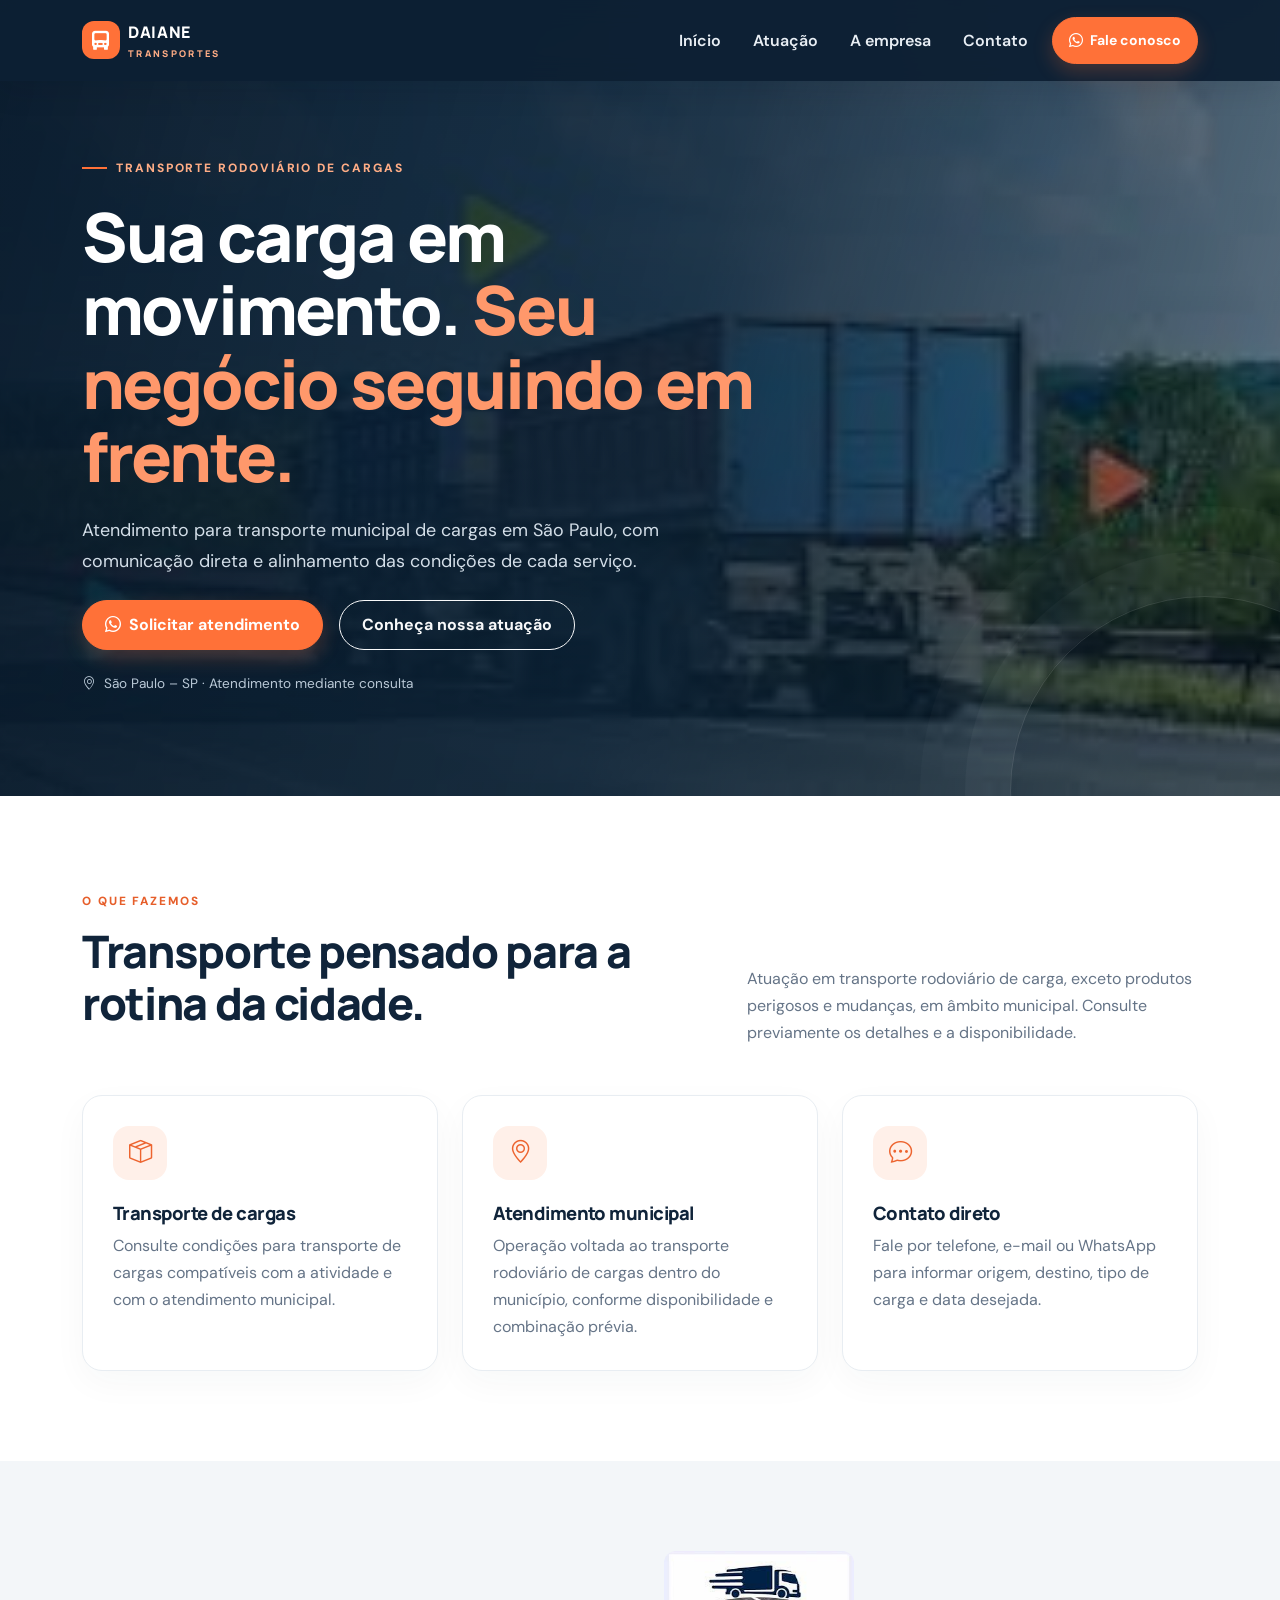
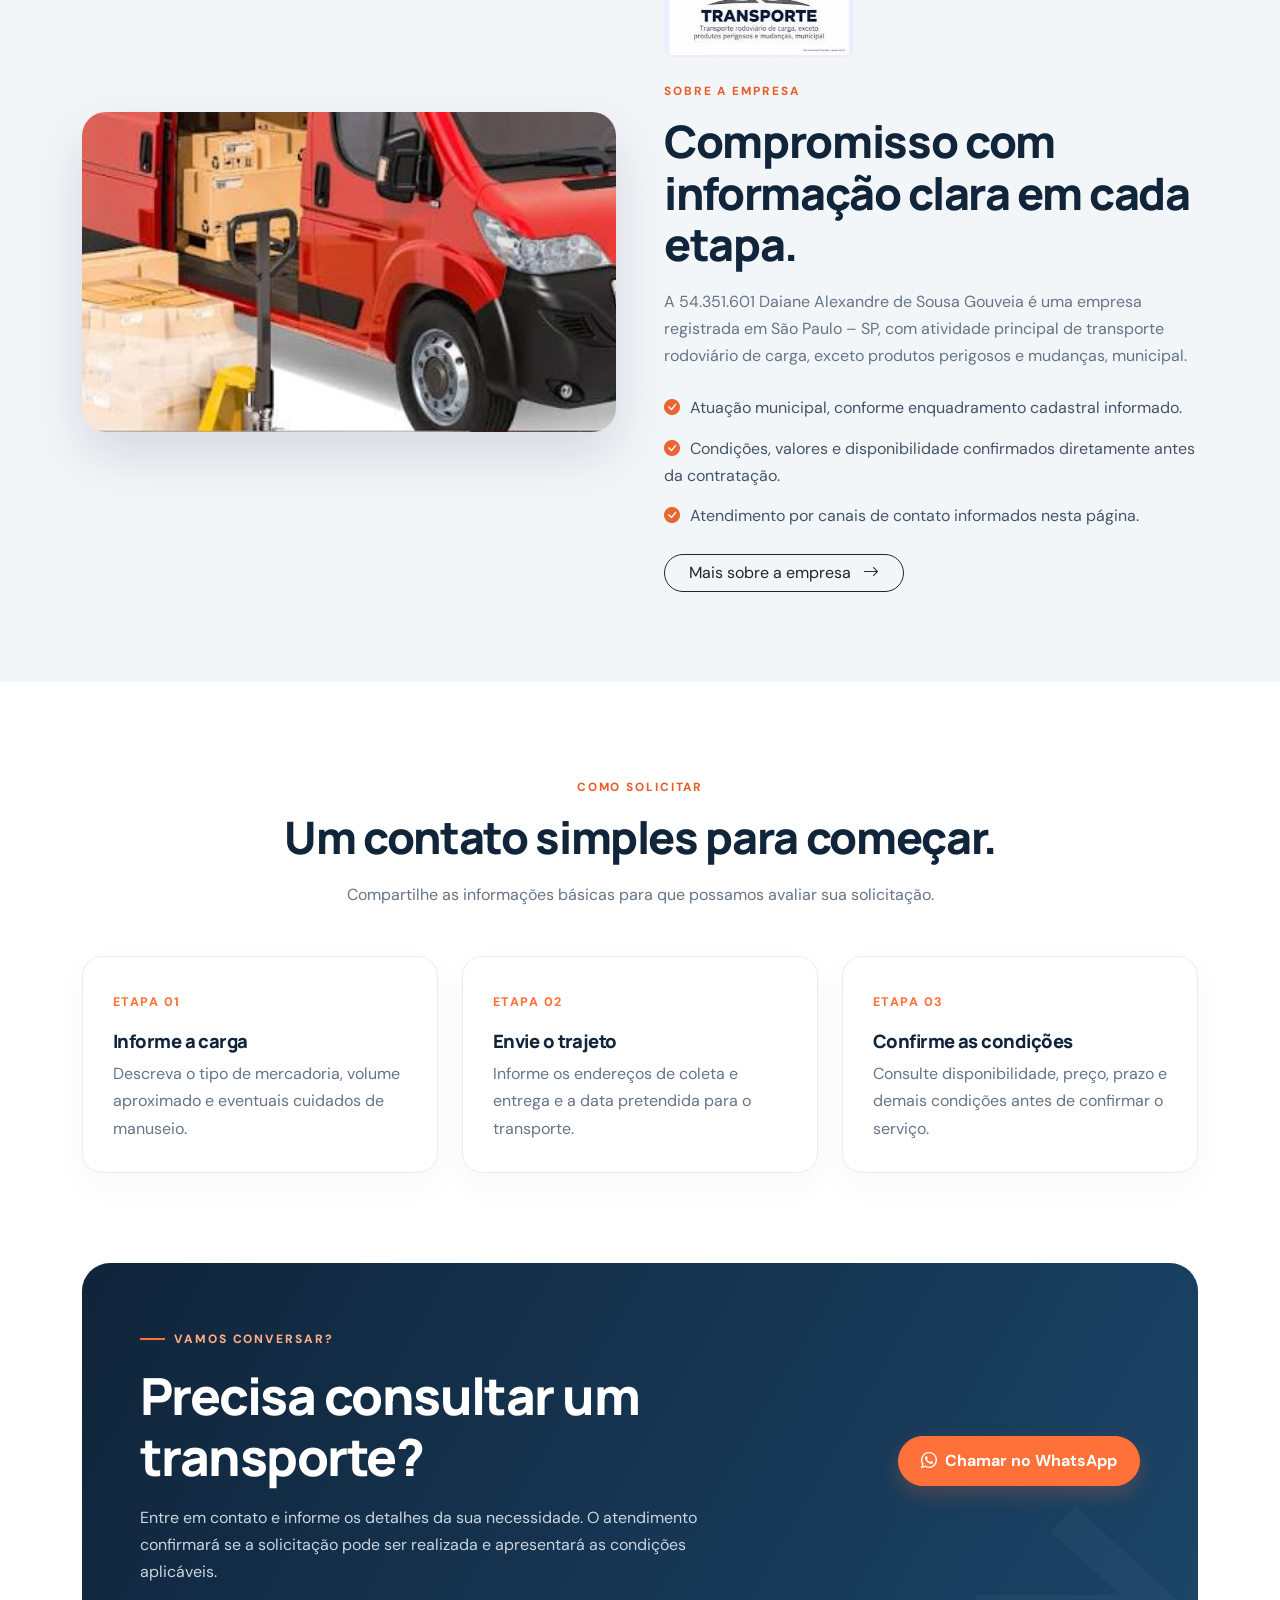
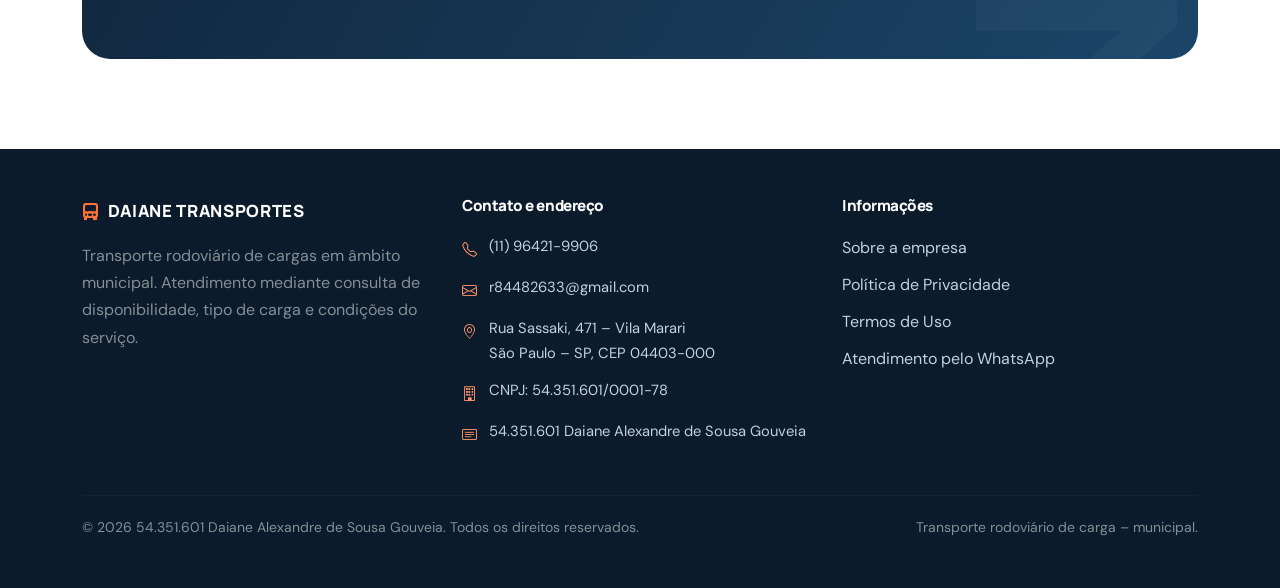
<file: index.html>
<!doctype html>
<html lang="pt-BR"><head><title>Daiane Transportes | Transporte de Cargas em São Paulo</title>
<meta name="description" content="Transporte rodoviário de cargas em âmbito municipal. Entre em contato com 54.351.601 Daiane Alexandre de Sousa Gouveia para consultar disponibilidade e condições.">
<meta charset="utf-8">
<meta name="viewport" content="width=device-width, initial-scale=1">
<meta name="theme-color" content="#10243a">
<link href="https://cdn.jsdelivr.net/npm/bootstrap@5.3.3/dist/css/bootstrap.min.css" rel="stylesheet">
<link href="https://cdn.jsdelivr.net/npm/bootstrap-icons@1.11.3/font/bootstrap-icons.min.css" rel="stylesheet">
<link rel="stylesheet" href="assets/style.css"></head><body>
<nav class="navbar navbar-expand-lg navbar-dark fixed-top site-nav">
  <div class="container">
    <a class="navbar-brand d-flex align-items-center gap-2" href="index.html">
      <span class="brand-mark"><i class="bi bi-truck-front-fill"></i></span>
      <span>DAIANE <small>TRANSPORTES</small></span>
    </a>
    <button class="navbar-toggler" type="button" data-bs-toggle="collapse" data-bs-target="#mainNav" aria-controls="mainNav" aria-expanded="false" aria-label="Abrir menu"><span class="navbar-toggler-icon"></span></button>
    <div class="collapse navbar-collapse" id="mainNav">
      <ul class="navbar-nav ms-auto align-items-lg-center gap-lg-3">
        <li class="nav-item"><a class="nav-link" href="index.html#inicio">Início</a></li>
        <li class="nav-item"><a class="nav-link" href="index.html#servicos">Atuação</a></li>
        <li class="nav-item"><a class="nav-link" href="index.html#empresa">A empresa</a></li>
        <li class="nav-item"><a class="nav-link" href="index.html#contato">Contato</a></li>
        <li class="nav-item"><a class="btn btn-accent btn-sm px-3" href="https://wa.me/5511964219906" target="_blank" rel="noopener"><i class="bi bi-whatsapp me-1"></i> Fale conosco</a></li>
      </ul>
    </div>
  </div>
</nav>
<main>
<section class="hero" id="inicio"><div class="container position-relative" style="z-index:1"><div class="row"><div class="col-lg-9">
<span class="eyebrow">Transporte rodoviário de cargas</span>
<h1>Sua carga em movimento. <span>Seu negócio seguindo em frente.</span></h1>
<p>Atendimento para transporte municipal de cargas em São Paulo, com comunicação direta e alinhamento das condições de cada serviço.</p>
<div class="d-flex flex-wrap gap-3 mt-4"><a class="btn btn-accent" href="https://wa.me/5511964219906?text=Ol%C3%A1%2C%20gostaria%20de%20consultar%20um%20transporte." target="_blank" rel="noopener"><i class="bi bi-whatsapp me-2"></i>Solicitar atendimento</a><a class="btn btn-outline-light" href="#servicos">Conheça nossa atuação</a></div>
<p class="hero-note"><i class="bi bi-geo-alt me-2"></i>São Paulo – SP · Atendimento mediante consulta</p>
</div></div></div></section>
<section class="section" id="servicos"><div class="container"><div class="row align-items-end mb-5"><div class="col-lg-7"><span class="section-kicker">O que fazemos</span><h2 class="section-title">Transporte pensado para a rotina da cidade.</h2></div><div class="col-lg-5"><p class="section-lead mb-0">Atuação em transporte rodoviário de carga, exceto produtos perigosos e mudanças, em âmbito municipal. Consulte previamente os detalhes e a disponibilidade.</p></div></div>
<div class="row g-4">
<div class="col-md-4"><article class="feature-card"><div class="feature-icon"><i class="bi bi-box-seam"></i></div><h3>Transporte de cargas</h3><p>Consulte condições para transporte de cargas compatíveis com a atividade e com o atendimento municipal.</p></article></div>
<div class="col-md-4"><article class="feature-card"><div class="feature-icon"><i class="bi bi-geo-alt"></i></div><h3>Atendimento municipal</h3><p>Operação voltada ao transporte rodoviário de cargas dentro do município, conforme disponibilidade e combinação prévia.</p></article></div>
<div class="col-md-4"><article class="feature-card"><div class="feature-icon"><i class="bi bi-chat-dots"></i></div><h3>Contato direto</h3><p>Fale por telefone, e-mail ou WhatsApp para informar origem, destino, tipo de carga e data desejada.</p></article></div>
</div></div></section>
<section class="section section-soft" id="empresa"><div class="container"><div class="row g-5 align-items-center">
<div class="col-lg-6"><div class="image-panel"><img src="assets/van-cargas.jfif" alt="Veículo utilitário e volumes organizados para transporte de cargas" loading="lazy"></div></div>
<div class="col-lg-6"><img src="assets/logo-transporte.jfif" alt="Logotipo de transporte rodoviário" style="width:190px;max-width:55%;height:auto;object-fit:contain;border-radius:12px;margin-bottom:18px" loading="lazy"><br><span class="section-kicker">Sobre a empresa</span><h2 class="section-title">Compromisso com informação clara em cada etapa.</h2>
<p class="section-lead">A 54.351.601 Daiane Alexandre de Sousa Gouveia é uma empresa registrada em São Paulo – SP, com atividade principal de transporte rodoviário de carga, exceto produtos perigosos e mudanças, municipal.</p>
<ul class="check-list"><li><i class="bi bi-check-circle-fill"></i>Atuação municipal, conforme enquadramento cadastral informado.</li><li><i class="bi bi-check-circle-fill"></i>Condições, valores e disponibilidade confirmados diretamente antes da contratação.</li><li><i class="bi bi-check-circle-fill"></i>Atendimento por canais de contato informados nesta página.</li></ul>
<a href="sobre.html" class="btn btn-outline-dark rounded-pill px-4">Mais sobre a empresa <i class="bi bi-arrow-right ms-2"></i></a>
</div></div></div></section>
<section class="section"><div class="container"><div class="text-center mb-5"><span class="section-kicker">Como solicitar</span><h2 class="section-title">Um contato simples para começar.</h2><p class="section-lead mx-auto">Compartilhe as informações básicas para que possamos avaliar sua solicitação.</p></div>
<div class="row g-4">
<div class="col-md-4"><div class="feature-card"><span class="process-number">ETAPA 01</span><h3 class="mt-3">Informe a carga</h3><p>Descreva o tipo de mercadoria, volume aproximado e eventuais cuidados de manuseio.</p></div></div>
<div class="col-md-4"><div class="feature-card"><span class="process-number">ETAPA 02</span><h3 class="mt-3">Envie o trajeto</h3><p>Informe os endereços de coleta e entrega e a data pretendida para o transporte.</p></div></div>
<div class="col-md-4"><div class="feature-card"><span class="process-number">ETAPA 03</span><h3 class="mt-3">Confirme as condições</h3><p>Consulte disponibilidade, preço, prazo e demais condições antes de confirmar o serviço.</p></div></div>
</div></div></section>
<section class="section pt-0" id="contato"><div class="container"><div class="contact-panel"><div class="row align-items-center position-relative" style="z-index:1"><div class="col-lg-8"><span class="eyebrow">Vamos conversar?</span><h2 class="mt-3 mb-3">Precisa consultar um transporte?</h2><p>Entre em contato e informe os detalhes da sua necessidade. O atendimento confirmará se a solicitação pode ser realizada e apresentará as condições aplicáveis.</p></div><div class="col-lg-4 text-lg-end"><a class="btn btn-accent" href="https://wa.me/5511964219906?text=Ol%C3%A1%2C%20gostaria%20de%20consultar%20um%20transporte." target="_blank" rel="noopener"><i class="bi bi-whatsapp me-2"></i>Chamar no WhatsApp</a></div></div></div></div></section>
</main>
<footer class="site-footer">
  <div class="container py-5">
    <div class="row g-4">
      <div class="col-lg-4">
        <a class="footer-brand" href="index.html"><i class="bi bi-truck-front-fill me-2"></i>DAIANE TRANSPORTES</a>
        <p class="text-white-50 mt-3 mb-0">Transporte rodoviário de cargas em âmbito municipal. Atendimento mediante consulta de disponibilidade, tipo de carga e condições do serviço.</p>
      </div>
      <div class="col-sm-6 col-lg-4">
        <h2 class="footer-heading">Contato e endereço</h2>
        <ul class="footer-list">
          <li><i class="bi bi-telephone"></i><a href="tel:+5511964219906">(11) 96421-9906</a></li>
          <li><i class="bi bi-envelope"></i><a href="mailto:r84482633@gmail.com">r84482633@gmail.com</a></li>
          <li><i class="bi bi-geo-alt"></i><span>Rua Sassaki, 471 – Vila Marari<br>São Paulo – SP, CEP 04403-000</span></li>
          <li><i class="bi bi-building"></i><span>CNPJ: 54.351.601/0001-78</span></li>
          <li><i class="bi bi-card-text"></i><span>54.351.601 Daiane Alexandre de Sousa Gouveia</span></li>
        </ul>
      </div>
      <div class="col-sm-6 col-lg-4">
        <h2 class="footer-heading">Informações</h2>
        <ul class="footer-links">
          <li><a href="sobre.html">Sobre a empresa</a></li>
          <li><a href="politica-privacidade.html">Política de Privacidade</a></li>
          <li><a href="termos-de-uso.html">Termos de Uso</a></li>
          <li><a href="https://wa.me/5511964219906" target="_blank" rel="noopener">Atendimento pelo WhatsApp</a></li>
        </ul>
      </div>
    </div>
    <hr class="footer-rule">
    <div class="d-flex flex-column flex-md-row justify-content-between gap-2 small text-white-50">
      <span>© <span id="year"></span> 54.351.601 Daiane Alexandre de Sousa Gouveia. Todos os direitos reservados.</span>
      <span>Transporte rodoviário de carga – municipal.</span>
    </div>
  </div>
</footer>
<script src="https://cdn.jsdelivr.net/npm/bootstrap@5.3.3/dist/js/bootstrap.bundle.min.js"></script>
<script>document.getElementById('year')?.append(document.createTextNode(new Date().getFullYear()));</script></body></html>
</file>
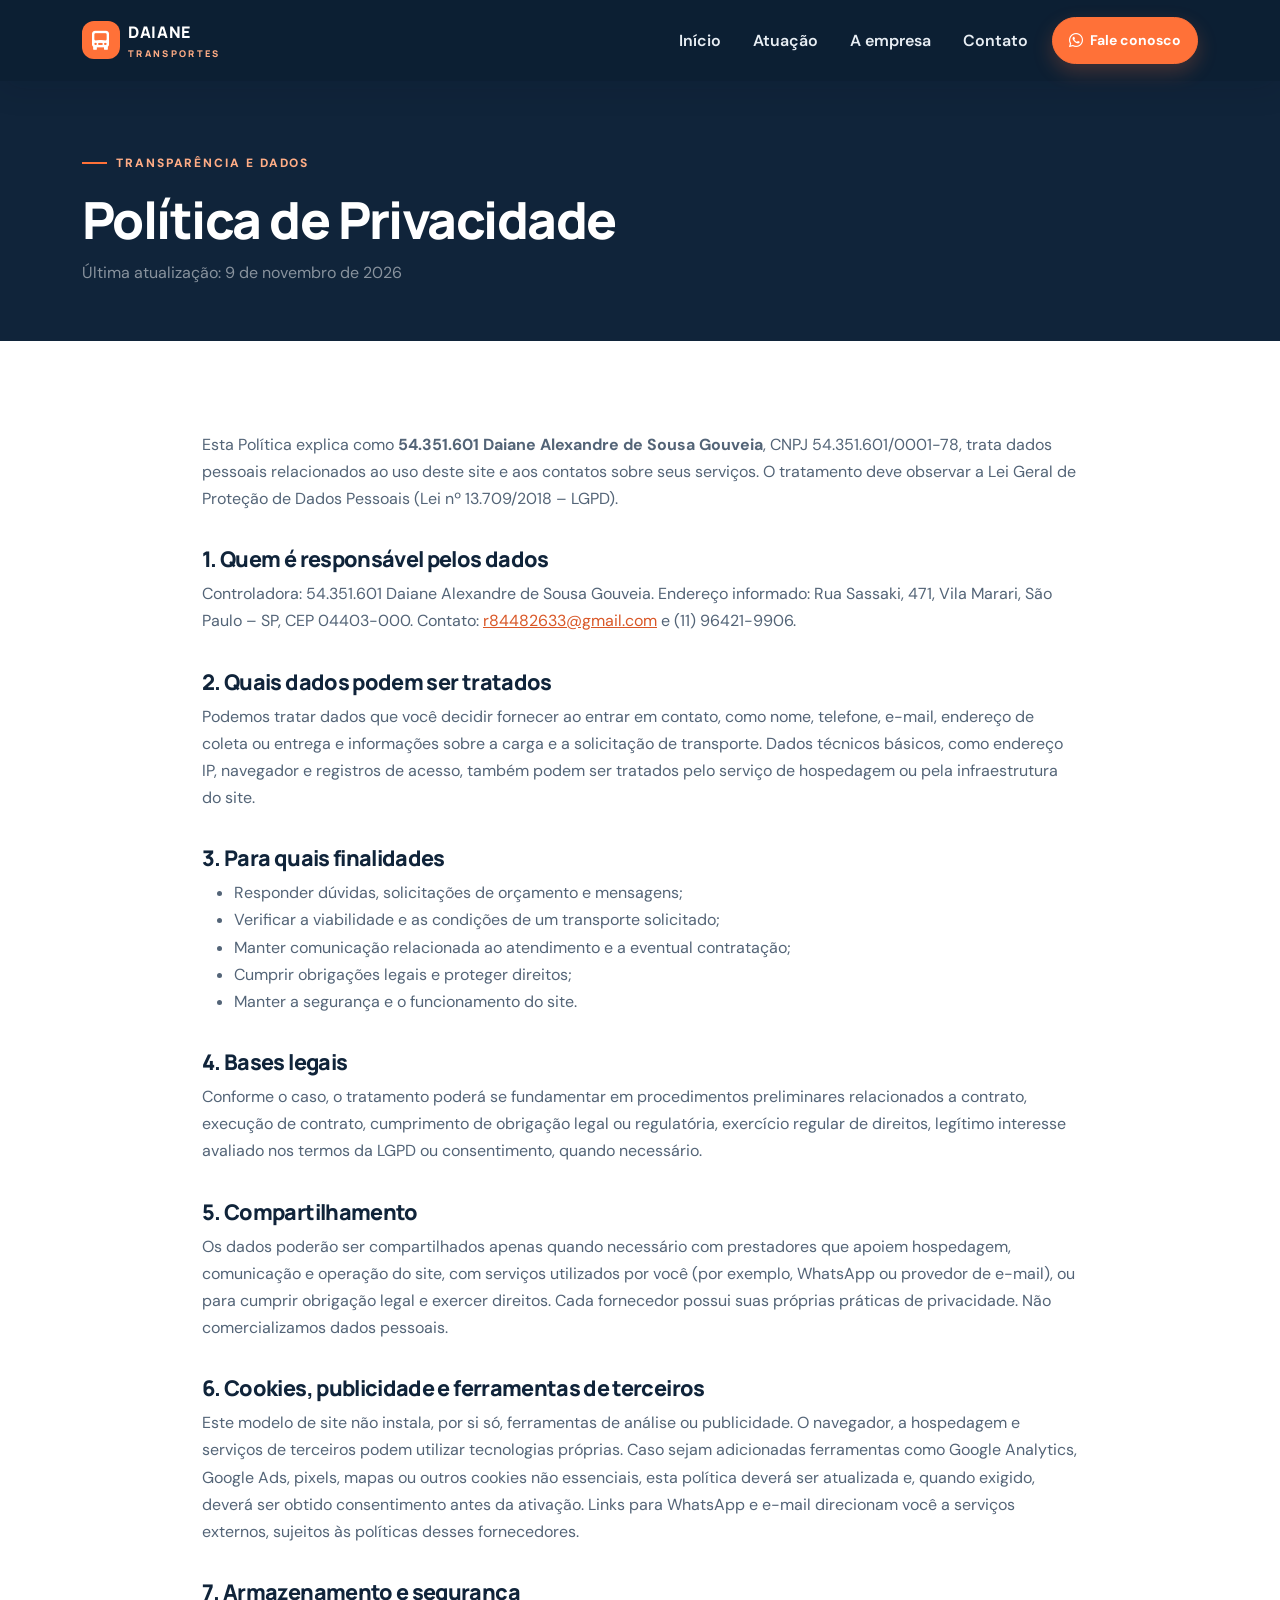
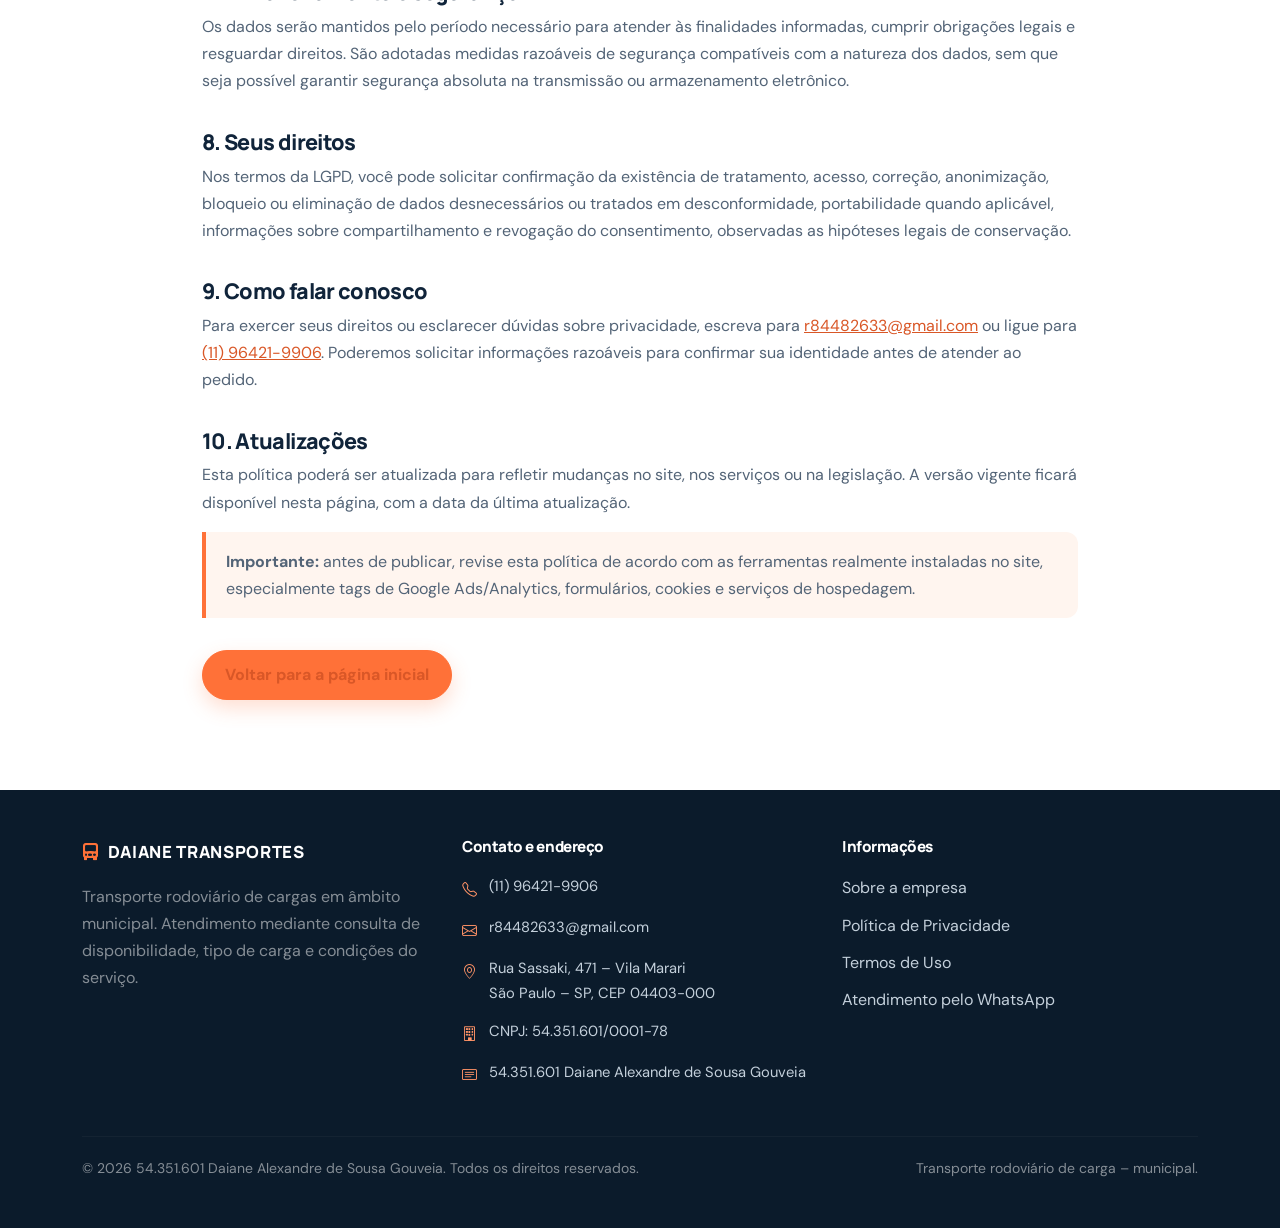
<file: politica-privacidade.html>
<!doctype html><html lang="pt-BR"><head><title>Política de Privacidade | Daiane Transportes</title><meta name="description" content="Política de Privacidade da 54.351.601 Daiane Alexandre de Sousa Gouveia."><meta charset="utf-8">
<meta name="viewport" content="width=device-width, initial-scale=1">
<meta name="theme-color" content="#10243a">
<link href="https://cdn.jsdelivr.net/npm/bootstrap@5.3.3/dist/css/bootstrap.min.css" rel="stylesheet">
<link href="https://cdn.jsdelivr.net/npm/bootstrap-icons@1.11.3/font/bootstrap-icons.min.css" rel="stylesheet">
<link rel="stylesheet" href="assets/style.css"></head><body><nav class="navbar navbar-expand-lg navbar-dark fixed-top site-nav">
  <div class="container">
    <a class="navbar-brand d-flex align-items-center gap-2" href="index.html">
      <span class="brand-mark"><i class="bi bi-truck-front-fill"></i></span>
      <span>DAIANE <small>TRANSPORTES</small></span>
    </a>
    <button class="navbar-toggler" type="button" data-bs-toggle="collapse" data-bs-target="#mainNav" aria-controls="mainNav" aria-expanded="false" aria-label="Abrir menu"><span class="navbar-toggler-icon"></span></button>
    <div class="collapse navbar-collapse" id="mainNav">
      <ul class="navbar-nav ms-auto align-items-lg-center gap-lg-3">
        <li class="nav-item"><a class="nav-link" href="index.html#inicio">Início</a></li>
        <li class="nav-item"><a class="nav-link" href="index.html#servicos">Atuação</a></li>
        <li class="nav-item"><a class="nav-link" href="index.html#empresa">A empresa</a></li>
        <li class="nav-item"><a class="nav-link" href="index.html#contato">Contato</a></li>
        <li class="nav-item"><a class="btn btn-accent btn-sm px-3" href="https://wa.me/5511964219906" target="_blank" rel="noopener"><i class="bi bi-whatsapp me-1"></i> Fale conosco</a></li>
      </ul>
    </div>
  </div>
</nav>
<header class="legal-hero"><div class="container"><span class="eyebrow">Transparência e dados</span><h1 class="mt-3">Política de Privacidade</h1><p class="text-white-50 mb-0">Última atualização: 9 de novembro de 2026</p></div></header>
<main class="section"><div class="container legal-content">
<p>Esta Política explica como <strong>54.351.601 Daiane Alexandre de Sousa Gouveia</strong>, CNPJ 54.351.601/0001-78, trata dados pessoais relacionados ao uso deste site e aos contatos sobre seus serviços. O tratamento deve observar a Lei Geral de Proteção de Dados Pessoais (Lei nº 13.709/2018 – LGPD).</p>
<h2>1. Quem é responsável pelos dados</h2><p>Controladora: 54.351.601 Daiane Alexandre de Sousa Gouveia. Endereço informado: Rua Sassaki, 471, Vila Marari, São Paulo – SP, CEP 04403-000. Contato: <a href="mailto:r84482633@gmail.com">r84482633@gmail.com</a> e (11) 96421-9906.</p>
<h2>2. Quais dados podem ser tratados</h2><p>Podemos tratar dados que você decidir fornecer ao entrar em contato, como nome, telefone, e-mail, endereço de coleta ou entrega e informações sobre a carga e a solicitação de transporte. Dados técnicos básicos, como endereço IP, navegador e registros de acesso, também podem ser tratados pelo serviço de hospedagem ou pela infraestrutura do site.</p>
<h2>3. Para quais finalidades</h2><ul><li>Responder dúvidas, solicitações de orçamento e mensagens;</li><li>Verificar a viabilidade e as condições de um transporte solicitado;</li><li>Manter comunicação relacionada ao atendimento e a eventual contratação;</li><li>Cumprir obrigações legais e proteger direitos;</li><li>Manter a segurança e o funcionamento do site.</li></ul>
<h2>4. Bases legais</h2><p>Conforme o caso, o tratamento poderá se fundamentar em procedimentos preliminares relacionados a contrato, execução de contrato, cumprimento de obrigação legal ou regulatória, exercício regular de direitos, legítimo interesse avaliado nos termos da LGPD ou consentimento, quando necessário.</p>
<h2>5. Compartilhamento</h2><p>Os dados poderão ser compartilhados apenas quando necessário com prestadores que apoiem hospedagem, comunicação e operação do site, com serviços utilizados por você (por exemplo, WhatsApp ou provedor de e-mail), ou para cumprir obrigação legal e exercer direitos. Cada fornecedor possui suas próprias práticas de privacidade. Não comercializamos dados pessoais.</p>
<h2>6. Cookies, publicidade e ferramentas de terceiros</h2><p>Este modelo de site não instala, por si só, ferramentas de análise ou publicidade. O navegador, a hospedagem e serviços de terceiros podem utilizar tecnologias próprias. Caso sejam adicionadas ferramentas como Google Analytics, Google Ads, pixels, mapas ou outros cookies não essenciais, esta política deverá ser atualizada e, quando exigido, deverá ser obtido consentimento antes da ativação. Links para WhatsApp e e-mail direcionam você a serviços externos, sujeitos às políticas desses fornecedores.</p>
<h2>7. Armazenamento e segurança</h2><p>Os dados serão mantidos pelo período necessário para atender às finalidades informadas, cumprir obrigações legais e resguardar direitos. São adotadas medidas razoáveis de segurança compatíveis com a natureza dos dados, sem que seja possível garantir segurança absoluta na transmissão ou armazenamento eletrônico.</p>
<h2>8. Seus direitos</h2><p>Nos termos da LGPD, você pode solicitar confirmação da existência de tratamento, acesso, correção, anonimização, bloqueio ou eliminação de dados desnecessários ou tratados em desconformidade, portabilidade quando aplicável, informações sobre compartilhamento e revogação do consentimento, observadas as hipóteses legais de conservação.</p>
<h2>9. Como falar conosco</h2><p>Para exercer seus direitos ou esclarecer dúvidas sobre privacidade, escreva para <a href="mailto:r84482633@gmail.com">r84482633@gmail.com</a> ou ligue para <a href="tel:+5511964219906">(11) 96421-9906</a>. Poderemos solicitar informações razoáveis para confirmar sua identidade antes de atender ao pedido.</p>
<h2>10. Atualizações</h2><p>Esta política poderá ser atualizada para refletir mudanças no site, nos serviços ou na legislação. A versão vigente ficará disponível nesta página, com a data da última atualização.</p>
<p class="notice"><strong>Importante:</strong> antes de publicar, revise esta política de acordo com as ferramentas realmente instaladas no site, especialmente tags de Google Ads/Analytics, formulários, cookies e serviços de hospedagem.</p>
<a href="index.html" class="btn btn-accent mt-3">Voltar para a página inicial</a></div></main><footer class="site-footer">
  <div class="container py-5">
    <div class="row g-4">
      <div class="col-lg-4">
        <a class="footer-brand" href="index.html"><i class="bi bi-truck-front-fill me-2"></i>DAIANE TRANSPORTES</a>
        <p class="text-white-50 mt-3 mb-0">Transporte rodoviário de cargas em âmbito municipal. Atendimento mediante consulta de disponibilidade, tipo de carga e condições do serviço.</p>
      </div>
      <div class="col-sm-6 col-lg-4">
        <h2 class="footer-heading">Contato e endereço</h2>
        <ul class="footer-list">
          <li><i class="bi bi-telephone"></i><a href="tel:+5511964219906">(11) 96421-9906</a></li>
          <li><i class="bi bi-envelope"></i><a href="mailto:r84482633@gmail.com">r84482633@gmail.com</a></li>
          <li><i class="bi bi-geo-alt"></i><span>Rua Sassaki, 471 – Vila Marari<br>São Paulo – SP, CEP 04403-000</span></li>
          <li><i class="bi bi-building"></i><span>CNPJ: 54.351.601/0001-78</span></li>
          <li><i class="bi bi-card-text"></i><span>54.351.601 Daiane Alexandre de Sousa Gouveia</span></li>
        </ul>
      </div>
      <div class="col-sm-6 col-lg-4">
        <h2 class="footer-heading">Informações</h2>
        <ul class="footer-links">
          <li><a href="sobre.html">Sobre a empresa</a></li>
          <li><a href="politica-privacidade.html">Política de Privacidade</a></li>
          <li><a href="termos-de-uso.html">Termos de Uso</a></li>
          <li><a href="https://wa.me/5511964219906" target="_blank" rel="noopener">Atendimento pelo WhatsApp</a></li>
        </ul>
      </div>
    </div>
    <hr class="footer-rule">
    <div class="d-flex flex-column flex-md-row justify-content-between gap-2 small text-white-50">
      <span>© <span id="year"></span> 54.351.601 Daiane Alexandre de Sousa Gouveia. Todos os direitos reservados.</span>
      <span>Transporte rodoviário de carga – municipal.</span>
    </div>
  </div>
</footer>
<script src="https://cdn.jsdelivr.net/npm/bootstrap@5.3.3/dist/js/bootstrap.bundle.min.js"></script>
<script>document.getElementById('year')?.append(document.createTextNode(new Date().getFullYear()));</script></body></html>
</file>
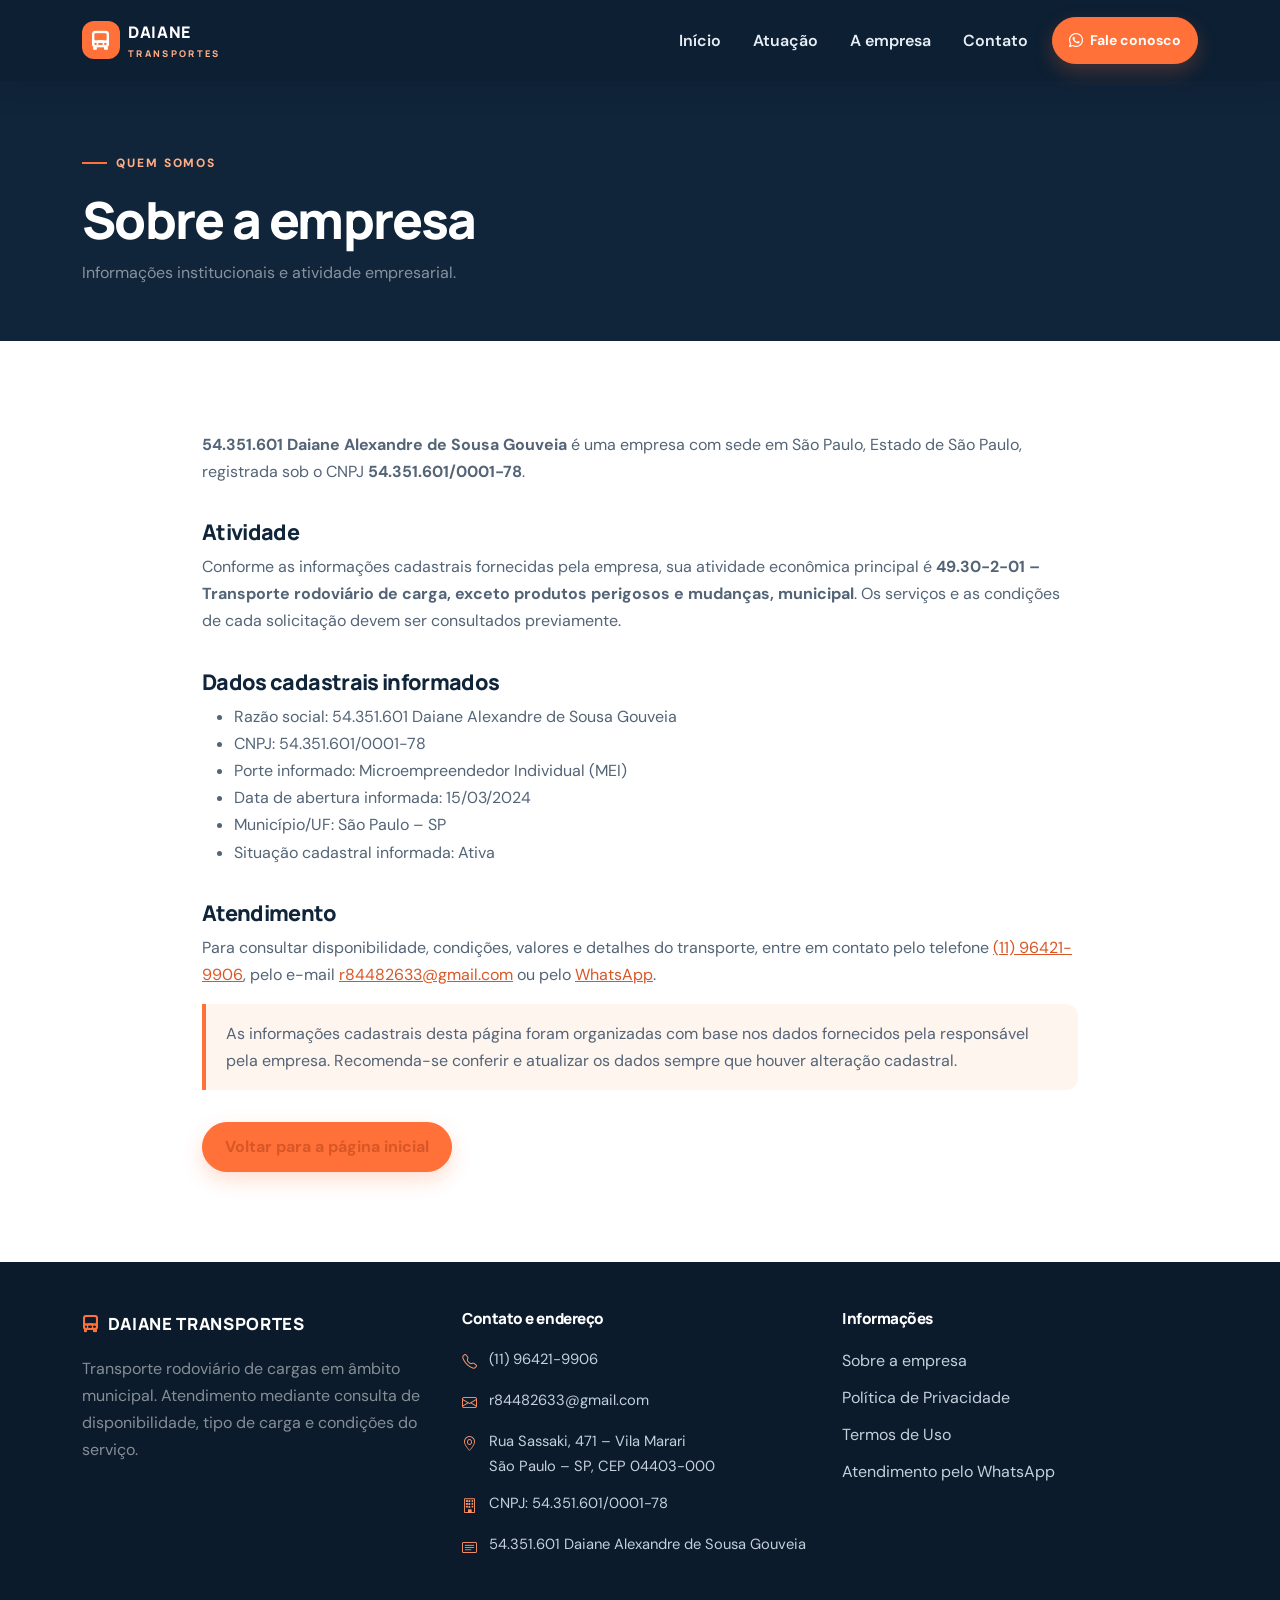
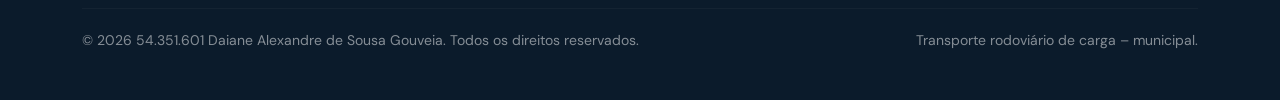
<file: sobre.html>
<!doctype html><html lang="pt-BR"><head><title>Sobre | Daiane Transportes</title><meta name="description" content="Conheça a empresa 54.351.601 Daiane Alexandre de Sousa Gouveia."><meta charset="utf-8">
<meta name="viewport" content="width=device-width, initial-scale=1">
<meta name="theme-color" content="#10243a">
<link href="https://cdn.jsdelivr.net/npm/bootstrap@5.3.3/dist/css/bootstrap.min.css" rel="stylesheet">
<link href="https://cdn.jsdelivr.net/npm/bootstrap-icons@1.11.3/font/bootstrap-icons.min.css" rel="stylesheet">
<link rel="stylesheet" href="assets/style.css"></head><body><nav class="navbar navbar-expand-lg navbar-dark fixed-top site-nav">
  <div class="container">
    <a class="navbar-brand d-flex align-items-center gap-2" href="index.html">
      <span class="brand-mark"><i class="bi bi-truck-front-fill"></i></span>
      <span>DAIANE <small>TRANSPORTES</small></span>
    </a>
    <button class="navbar-toggler" type="button" data-bs-toggle="collapse" data-bs-target="#mainNav" aria-controls="mainNav" aria-expanded="false" aria-label="Abrir menu"><span class="navbar-toggler-icon"></span></button>
    <div class="collapse navbar-collapse" id="mainNav">
      <ul class="navbar-nav ms-auto align-items-lg-center gap-lg-3">
        <li class="nav-item"><a class="nav-link" href="index.html#inicio">Início</a></li>
        <li class="nav-item"><a class="nav-link" href="index.html#servicos">Atuação</a></li>
        <li class="nav-item"><a class="nav-link" href="index.html#empresa">A empresa</a></li>
        <li class="nav-item"><a class="nav-link" href="index.html#contato">Contato</a></li>
        <li class="nav-item"><a class="btn btn-accent btn-sm px-3" href="https://wa.me/5511964219906" target="_blank" rel="noopener"><i class="bi bi-whatsapp me-1"></i> Fale conosco</a></li>
      </ul>
    </div>
  </div>
</nav>
<header class="legal-hero"><div class="container"><span class="eyebrow">Quem somos</span><h1 class="mt-3">Sobre a empresa</h1><p class="text-white-50 mb-0">Informações institucionais e atividade empresarial.</p></div></header>
<main class="section"><div class="container legal-content"><p><strong>54.351.601 Daiane Alexandre de Sousa Gouveia</strong> é uma empresa com sede em São Paulo, Estado de São Paulo, registrada sob o CNPJ <strong>54.351.601/0001-78</strong>.</p>
<h2>Atividade</h2><p>Conforme as informações cadastrais fornecidas pela empresa, sua atividade econômica principal é <strong>49.30-2-01 – Transporte rodoviário de carga, exceto produtos perigosos e mudanças, municipal</strong>. Os serviços e as condições de cada solicitação devem ser consultados previamente.</p>
<h2>Dados cadastrais informados</h2><ul><li>Razão social: 54.351.601 Daiane Alexandre de Sousa Gouveia</li><li>CNPJ: 54.351.601/0001-78</li><li>Porte informado: Microempreendedor Individual (MEI)</li><li>Data de abertura informada: 15/03/2024</li><li>Município/UF: São Paulo – SP</li><li>Situação cadastral informada: Ativa</li></ul>
<h2>Atendimento</h2><p>Para consultar disponibilidade, condições, valores e detalhes do transporte, entre em contato pelo telefone <a href="tel:+5511964219906">(11) 96421-9906</a>, pelo e-mail <a href="mailto:r84482633@gmail.com">r84482633@gmail.com</a> ou pelo <a href="https://wa.me/5511964219906" target="_blank" rel="noopener">WhatsApp</a>.</p>
<p class="notice">As informações cadastrais desta página foram organizadas com base nos dados fornecidos pela responsável pela empresa. Recomenda-se conferir e atualizar os dados sempre que houver alteração cadastral.</p>
<a href="index.html" class="btn btn-accent mt-3">Voltar para a página inicial</a></div></main><footer class="site-footer">
  <div class="container py-5">
    <div class="row g-4">
      <div class="col-lg-4">
        <a class="footer-brand" href="index.html"><i class="bi bi-truck-front-fill me-2"></i>DAIANE TRANSPORTES</a>
        <p class="text-white-50 mt-3 mb-0">Transporte rodoviário de cargas em âmbito municipal. Atendimento mediante consulta de disponibilidade, tipo de carga e condições do serviço.</p>
      </div>
      <div class="col-sm-6 col-lg-4">
        <h2 class="footer-heading">Contato e endereço</h2>
        <ul class="footer-list">
          <li><i class="bi bi-telephone"></i><a href="tel:+5511964219906">(11) 96421-9906</a></li>
          <li><i class="bi bi-envelope"></i><a href="mailto:r84482633@gmail.com">r84482633@gmail.com</a></li>
          <li><i class="bi bi-geo-alt"></i><span>Rua Sassaki, 471 – Vila Marari<br>São Paulo – SP, CEP 04403-000</span></li>
          <li><i class="bi bi-building"></i><span>CNPJ: 54.351.601/0001-78</span></li>
          <li><i class="bi bi-card-text"></i><span>54.351.601 Daiane Alexandre de Sousa Gouveia</span></li>
        </ul>
      </div>
      <div class="col-sm-6 col-lg-4">
        <h2 class="footer-heading">Informações</h2>
        <ul class="footer-links">
          <li><a href="sobre.html">Sobre a empresa</a></li>
          <li><a href="politica-privacidade.html">Política de Privacidade</a></li>
          <li><a href="termos-de-uso.html">Termos de Uso</a></li>
          <li><a href="https://wa.me/5511964219906" target="_blank" rel="noopener">Atendimento pelo WhatsApp</a></li>
        </ul>
      </div>
    </div>
    <hr class="footer-rule">
    <div class="d-flex flex-column flex-md-row justify-content-between gap-2 small text-white-50">
      <span>© <span id="year"></span> 54.351.601 Daiane Alexandre de Sousa Gouveia. Todos os direitos reservados.</span>
      <span>Transporte rodoviário de carga – municipal.</span>
    </div>
  </div>
</footer>
<script src="https://cdn.jsdelivr.net/npm/bootstrap@5.3.3/dist/js/bootstrap.bundle.min.js"></script>
<script>document.getElementById('year')?.append(document.createTextNode(new Date().getFullYear()));</script></body></html>
</file>
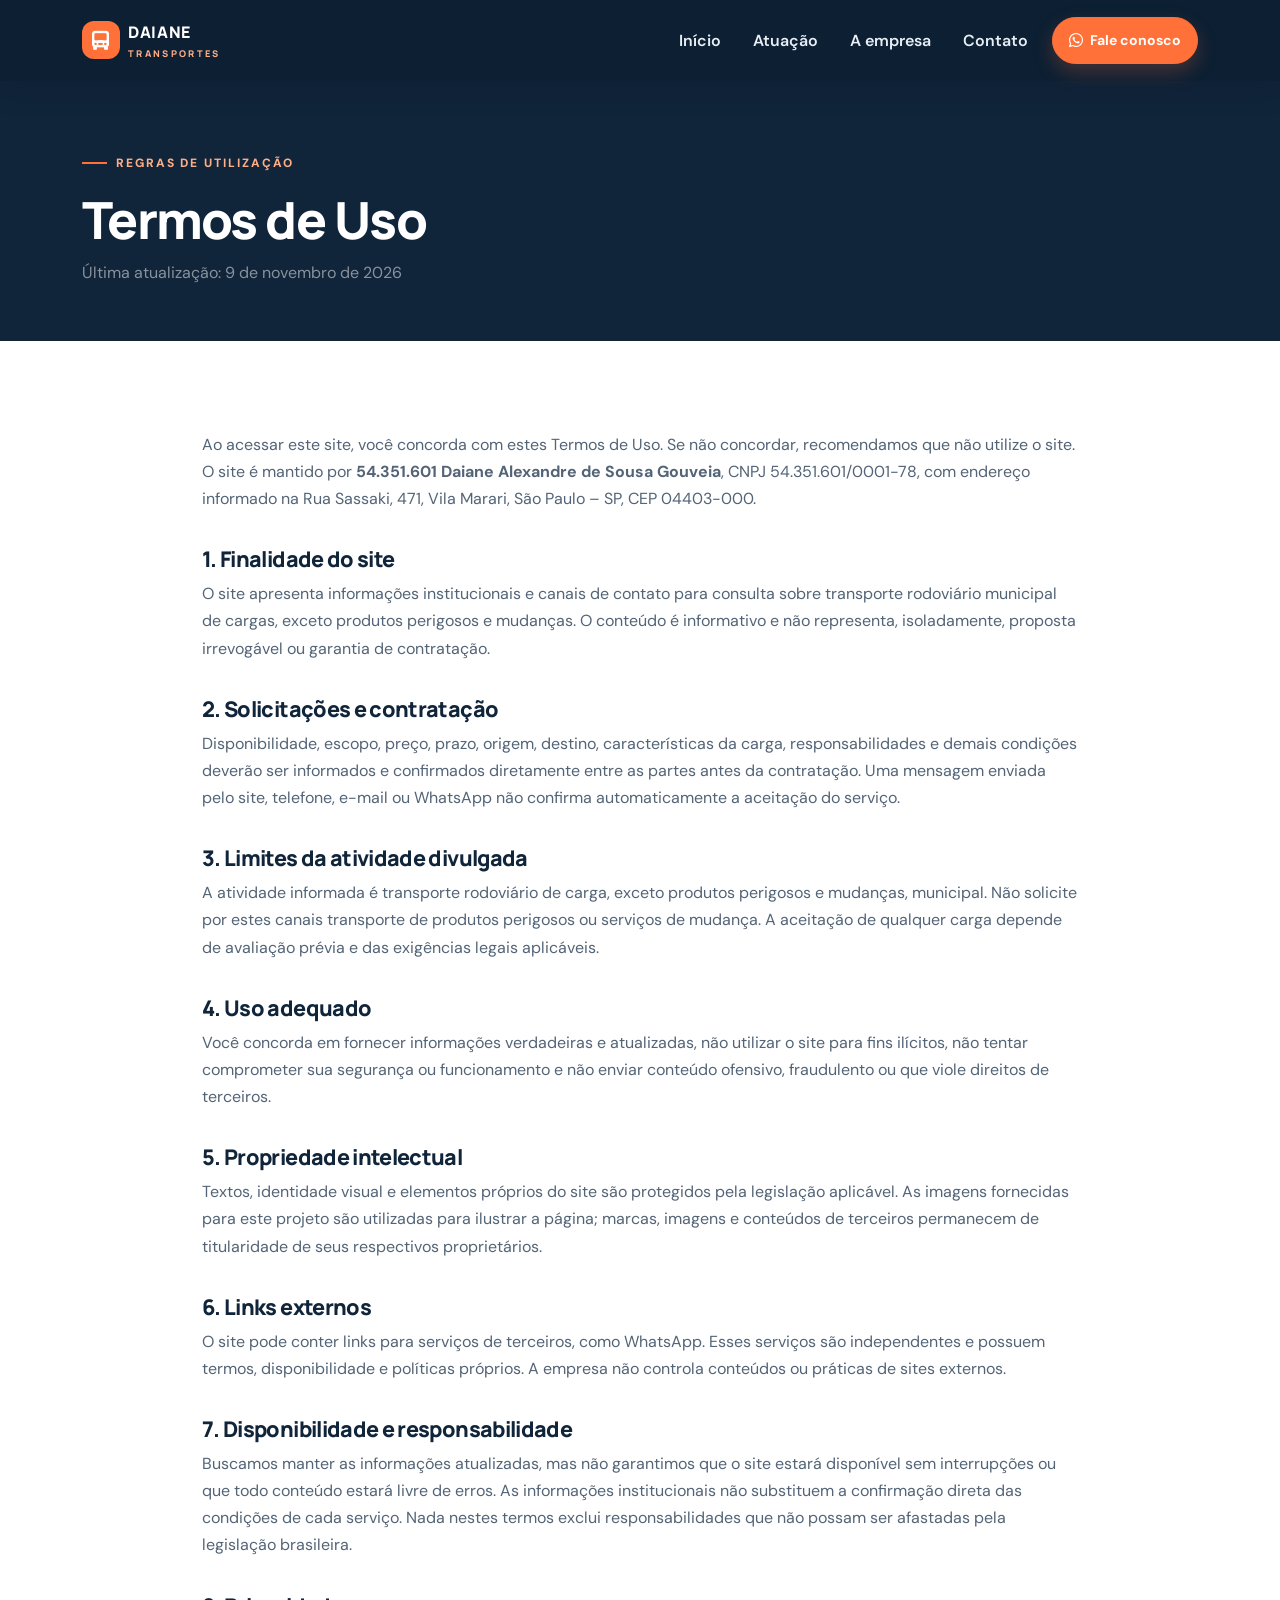
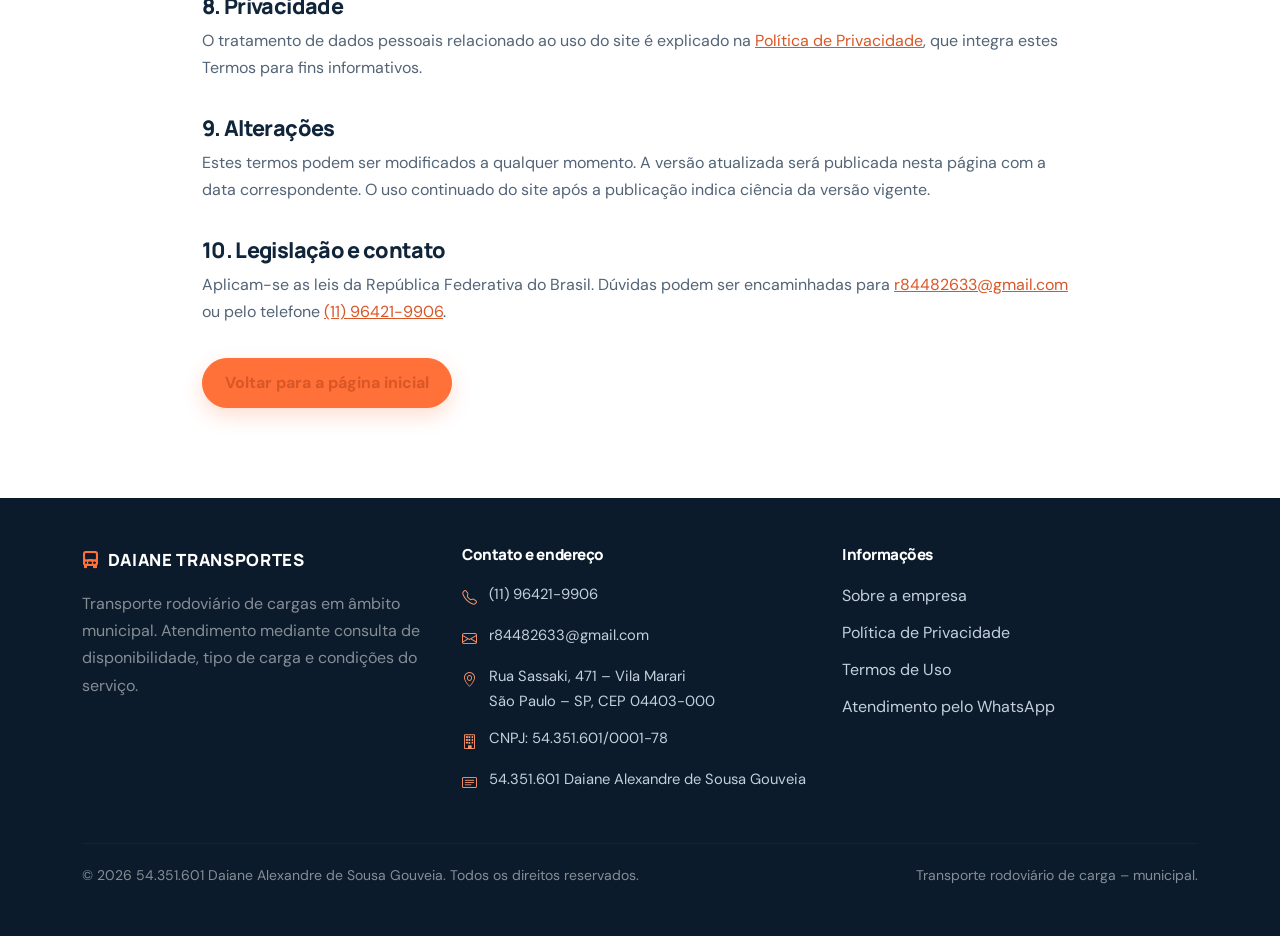
<file: termos-de-uso.html>
<!doctype html><html lang="pt-BR"><head><title>Termos de Uso | Daiane Transportes</title><meta name="description" content="Termos de Uso do site da 54.351.601 Daiane Alexandre de Sousa Gouveia."><meta charset="utf-8">
<meta name="viewport" content="width=device-width, initial-scale=1">
<meta name="theme-color" content="#10243a">
<link href="https://cdn.jsdelivr.net/npm/bootstrap@5.3.3/dist/css/bootstrap.min.css" rel="stylesheet">
<link href="https://cdn.jsdelivr.net/npm/bootstrap-icons@1.11.3/font/bootstrap-icons.min.css" rel="stylesheet">
<link rel="stylesheet" href="assets/style.css"></head><body><nav class="navbar navbar-expand-lg navbar-dark fixed-top site-nav">
  <div class="container">
    <a class="navbar-brand d-flex align-items-center gap-2" href="index.html">
      <span class="brand-mark"><i class="bi bi-truck-front-fill"></i></span>
      <span>DAIANE <small>TRANSPORTES</small></span>
    </a>
    <button class="navbar-toggler" type="button" data-bs-toggle="collapse" data-bs-target="#mainNav" aria-controls="mainNav" aria-expanded="false" aria-label="Abrir menu"><span class="navbar-toggler-icon"></span></button>
    <div class="collapse navbar-collapse" id="mainNav">
      <ul class="navbar-nav ms-auto align-items-lg-center gap-lg-3">
        <li class="nav-item"><a class="nav-link" href="index.html#inicio">Início</a></li>
        <li class="nav-item"><a class="nav-link" href="index.html#servicos">Atuação</a></li>
        <li class="nav-item"><a class="nav-link" href="index.html#empresa">A empresa</a></li>
        <li class="nav-item"><a class="nav-link" href="index.html#contato">Contato</a></li>
        <li class="nav-item"><a class="btn btn-accent btn-sm px-3" href="https://wa.me/5511964219906" target="_blank" rel="noopener"><i class="bi bi-whatsapp me-1"></i> Fale conosco</a></li>
      </ul>
    </div>
  </div>
</nav>
<header class="legal-hero"><div class="container"><span class="eyebrow">Regras de utilização</span><h1 class="mt-3">Termos de Uso</h1><p class="text-white-50 mb-0">Última atualização: 9 de novembro de 2026</p></div></header>
<main class="section"><div class="container legal-content">
<p>Ao acessar este site, você concorda com estes Termos de Uso. Se não concordar, recomendamos que não utilize o site. O site é mantido por <strong>54.351.601 Daiane Alexandre de Sousa Gouveia</strong>, CNPJ 54.351.601/0001-78, com endereço informado na Rua Sassaki, 471, Vila Marari, São Paulo – SP, CEP 04403-000.</p>
<h2>1. Finalidade do site</h2><p>O site apresenta informações institucionais e canais de contato para consulta sobre transporte rodoviário municipal de cargas, exceto produtos perigosos e mudanças. O conteúdo é informativo e não representa, isoladamente, proposta irrevogável ou garantia de contratação.</p>
<h2>2. Solicitações e contratação</h2><p>Disponibilidade, escopo, preço, prazo, origem, destino, características da carga, responsabilidades e demais condições deverão ser informados e confirmados diretamente entre as partes antes da contratação. Uma mensagem enviada pelo site, telefone, e-mail ou WhatsApp não confirma automaticamente a aceitação do serviço.</p>
<h2>3. Limites da atividade divulgada</h2><p>A atividade informada é transporte rodoviário de carga, exceto produtos perigosos e mudanças, municipal. Não solicite por estes canais transporte de produtos perigosos ou serviços de mudança. A aceitação de qualquer carga depende de avaliação prévia e das exigências legais aplicáveis.</p>
<h2>4. Uso adequado</h2><p>Você concorda em fornecer informações verdadeiras e atualizadas, não utilizar o site para fins ilícitos, não tentar comprometer sua segurança ou funcionamento e não enviar conteúdo ofensivo, fraudulento ou que viole direitos de terceiros.</p>
<h2>5. Propriedade intelectual</h2><p>Textos, identidade visual e elementos próprios do site são protegidos pela legislação aplicável. As imagens fornecidas para este projeto são utilizadas para ilustrar a página; marcas, imagens e conteúdos de terceiros permanecem de titularidade de seus respectivos proprietários.</p>
<h2>6. Links externos</h2><p>O site pode conter links para serviços de terceiros, como WhatsApp. Esses serviços são independentes e possuem termos, disponibilidade e políticas próprios. A empresa não controla conteúdos ou práticas de sites externos.</p>
<h2>7. Disponibilidade e responsabilidade</h2><p>Buscamos manter as informações atualizadas, mas não garantimos que o site estará disponível sem interrupções ou que todo conteúdo estará livre de erros. As informações institucionais não substituem a confirmação direta das condições de cada serviço. Nada nestes termos exclui responsabilidades que não possam ser afastadas pela legislação brasileira.</p>
<h2>8. Privacidade</h2><p>O tratamento de dados pessoais relacionado ao uso do site é explicado na <a href="politica-privacidade.html">Política de Privacidade</a>, que integra estes Termos para fins informativos.</p>
<h2>9. Alterações</h2><p>Estes termos podem ser modificados a qualquer momento. A versão atualizada será publicada nesta página com a data correspondente. O uso continuado do site após a publicação indica ciência da versão vigente.</p>
<h2>10. Legislação e contato</h2><p>Aplicam-se as leis da República Federativa do Brasil. Dúvidas podem ser encaminhadas para <a href="mailto:r84482633@gmail.com">r84482633@gmail.com</a> ou pelo telefone <a href="tel:+5511964219906">(11) 96421-9906</a>.</p>
<a href="index.html" class="btn btn-accent mt-3">Voltar para a página inicial</a></div></main><footer class="site-footer">
  <div class="container py-5">
    <div class="row g-4">
      <div class="col-lg-4">
        <a class="footer-brand" href="index.html"><i class="bi bi-truck-front-fill me-2"></i>DAIANE TRANSPORTES</a>
        <p class="text-white-50 mt-3 mb-0">Transporte rodoviário de cargas em âmbito municipal. Atendimento mediante consulta de disponibilidade, tipo de carga e condições do serviço.</p>
      </div>
      <div class="col-sm-6 col-lg-4">
        <h2 class="footer-heading">Contato e endereço</h2>
        <ul class="footer-list">
          <li><i class="bi bi-telephone"></i><a href="tel:+5511964219906">(11) 96421-9906</a></li>
          <li><i class="bi bi-envelope"></i><a href="mailto:r84482633@gmail.com">r84482633@gmail.com</a></li>
          <li><i class="bi bi-geo-alt"></i><span>Rua Sassaki, 471 – Vila Marari<br>São Paulo – SP, CEP 04403-000</span></li>
          <li><i class="bi bi-building"></i><span>CNPJ: 54.351.601/0001-78</span></li>
          <li><i class="bi bi-card-text"></i><span>54.351.601 Daiane Alexandre de Sousa Gouveia</span></li>
        </ul>
      </div>
      <div class="col-sm-6 col-lg-4">
        <h2 class="footer-heading">Informações</h2>
        <ul class="footer-links">
          <li><a href="sobre.html">Sobre a empresa</a></li>
          <li><a href="politica-privacidade.html">Política de Privacidade</a></li>
          <li><a href="termos-de-uso.html">Termos de Uso</a></li>
          <li><a href="https://wa.me/5511964219906" target="_blank" rel="noopener">Atendimento pelo WhatsApp</a></li>
        </ul>
      </div>
    </div>
    <hr class="footer-rule">
    <div class="d-flex flex-column flex-md-row justify-content-between gap-2 small text-white-50">
      <span>© <span id="year"></span> 54.351.601 Daiane Alexandre de Sousa Gouveia. Todos os direitos reservados.</span>
      <span>Transporte rodoviário de carga – municipal.</span>
    </div>
  </div>
</footer>
<script src="https://cdn.jsdelivr.net/npm/bootstrap@5.3.3/dist/js/bootstrap.bundle.min.js"></script>
<script>document.getElementById('year')?.append(document.createTextNode(new Date().getFullYear()));</script></body></html>
</file>
<file: assets/style.css>
@import url('https://fonts.googleapis.com/css2?family=DM+Sans:wght@400;500;600;700;800&family=Manrope:wght@500;600;700;800&display=swap');
:root{--navy:#10243a;--navy2:#173653;--orange:#ff7138;--ink:#1b2b3b;--muted:#657487;--pale:#f3f6f9}
*{box-sizing:border-box}html{scroll-behavior:smooth;scroll-padding-top:88px}body{font-family:'DM Sans',sans-serif;color:var(--ink);line-height:1.7}h1,h2,h3,h4,.navbar-brand{font-family:'Manrope',sans-serif;font-weight:800;letter-spacing:-.03em}.site-nav{background:rgba(13,32,51,.96);backdrop-filter:blur(12px);box-shadow:0 8px 30px #06132120}.navbar{padding:14px 0}.navbar-brand{font-size:1rem;letter-spacing:.04em}.navbar-brand small{display:block;font-size:.58rem;letter-spacing:.25em;color:#ffad86}.brand-mark{width:38px;height:38px;border-radius:12px;background:var(--orange);display:grid;place-items:center;font-size:1.2rem}.nav-link{font-weight:600;color:#e8eef4!important}.nav-link:hover{color:#ffad86!important}.btn-accent{background:var(--orange);color:#fff;border:1px solid var(--orange);border-radius:50px;font-weight:700;padding:12px 22px;box-shadow:0 8px 20px #ff71383b}.btn-accent:hover{background:#ed5d27;color:white;border-color:#ed5d27;transform:translateY(-1px)}.btn-outline-light{border-radius:50px;font-weight:700;padding:12px 22px}.hero{min-height:700px;padding:150px 0 85px;background:linear-gradient(105deg,rgba(8,25,42,.96),rgba(12,35,56,.83) 52%,rgba(12,35,56,.34)),url('caminhao-rodovia.jfif') center/cover no-repeat;color:white;position:relative;overflow:hidden}.hero:after{content:'';position:absolute;width:390px;height:390px;border:1px solid #ffffff20;border-radius:50%;right:-120px;bottom:-190px;box-shadow:0 0 0 45px #ffffff08,0 0 0 90px #ffffff05}.eyebrow{display:inline-flex;align-items:center;gap:9px;color:#ffad86;text-transform:uppercase;font-weight:800;font-size:.75rem;letter-spacing:.16em}.eyebrow:before{content:'';width:25px;height:2px;background:var(--orange)}.hero h1{font-size:clamp(2.6rem,5.3vw,4.8rem);line-height:1.08;max-width:760px;margin:22px 0}.hero h1 span{color:#ff986b}.hero p{font-size:1.12rem;color:#d3dee8;max-width:610px}.hero-note{font-size:.85rem!important;color:#b9c8d6!important;margin-top:22px}.section{padding:90px 0}.section-soft{background:var(--pale)}.section-kicker{color:#e65e2a;text-transform:uppercase;font-weight:800;font-size:.74rem;letter-spacing:.16em}.section-title{font-size:clamp(2rem,3.5vw,3rem);line-height:1.15;color:var(--navy);margin:12px 0 18px}.section-lead{color:var(--muted);max-width:680px}.feature-card{height:100%;padding:30px;border:1px solid #e8edf2;border-radius:20px;background:#fff;box-shadow:0 12px 35px #132b4209;transition:.25s}.feature-card:hover{transform:translateY(-5px);box-shadow:0 18px 40px #132b4215}.feature-icon{width:54px;height:54px;border-radius:16px;background:#fff0e9;color:#ed642f;display:grid;place-items:center;font-size:1.45rem;margin-bottom:22px}.feature-card h3{font-size:1.15rem;color:var(--navy)}.feature-card p{color:var(--muted);margin:0}.image-panel{border-radius:24px;overflow:hidden;box-shadow:0 22px 55px #122b4224}.image-panel img{width:100%;height:100%;min-height:320px;object-fit:cover}.check-list{list-style:none;padding:0;margin:25px 0}.check-list li{margin:13px 0;color:#445466}.check-list i{color:#e96531;margin-right:10px}.process-number{font-size:.78rem;font-weight:800;color:var(--orange);letter-spacing:.12em}.contact-panel{background:linear-gradient(120deg,var(--navy),#1b4568);border-radius:28px;padding:clamp(28px,5vw,58px);color:white;position:relative;overflow:hidden}.contact-panel:after{content:'→';position:absolute;font-size:18rem;font-weight:800;line-height:1;color:#ffffff08;right:12px;bottom:-100px}.contact-panel h2{font-size:clamp(2rem,4vw,3.2rem)}.contact-panel p{color:#c9d6e1;max-width:600px}.site-footer{background:#0b1b2b;color:white}.footer-brand{font-family:'Manrope';font-size:1.05rem;font-weight:800;color:white;text-decoration:none;letter-spacing:.04em}.footer-brand i{color:var(--orange)}.footer-heading{font-size:.95rem;color:white;margin-bottom:18px}.footer-list,.footer-links{list-style:none;padding:0;margin:0}.footer-list li{display:flex;gap:12px;color:#c4d0db;margin:12px 0;font-size:.92rem}.footer-list i{color:#ff9367;margin-top:4px}.footer-list a,.footer-links a{color:#c4d0db;text-decoration:none}.footer-list a:hover,.footer-links a:hover{color:white}.footer-links li{margin:10px 0}.footer-rule{border-color:#ffffff22;margin:35px 0 20px}.legal-hero{padding:145px 0 55px;background:var(--navy);color:white}.legal-hero h1{font-size:clamp(2.2rem,4vw,3.5rem)}.legal-content{max-width:900px}.legal-content h2{font-size:1.35rem;color:var(--navy);margin-top:34px}.legal-content p,.legal-content li{color:#536477}.legal-content a{color:#d95727}.notice{background:#fff5ef;border-left:4px solid var(--orange);padding:16px 20px;border-radius:0 12px 12px 0;color:#68412f}.small-muted{font-size:.9rem;color:#748294}@media(max-width:991px){.hero{min-height:auto;padding:135px 0 80px}.navbar-collapse{padding-top:16px}.nav-item .btn{margin-top:8px}}@media(max-width:575px){.section{padding:68px 0}.hero{padding-top:125px}.hero h1{font-size:2.55rem}.feature-card{padding:24px}}
</file>
